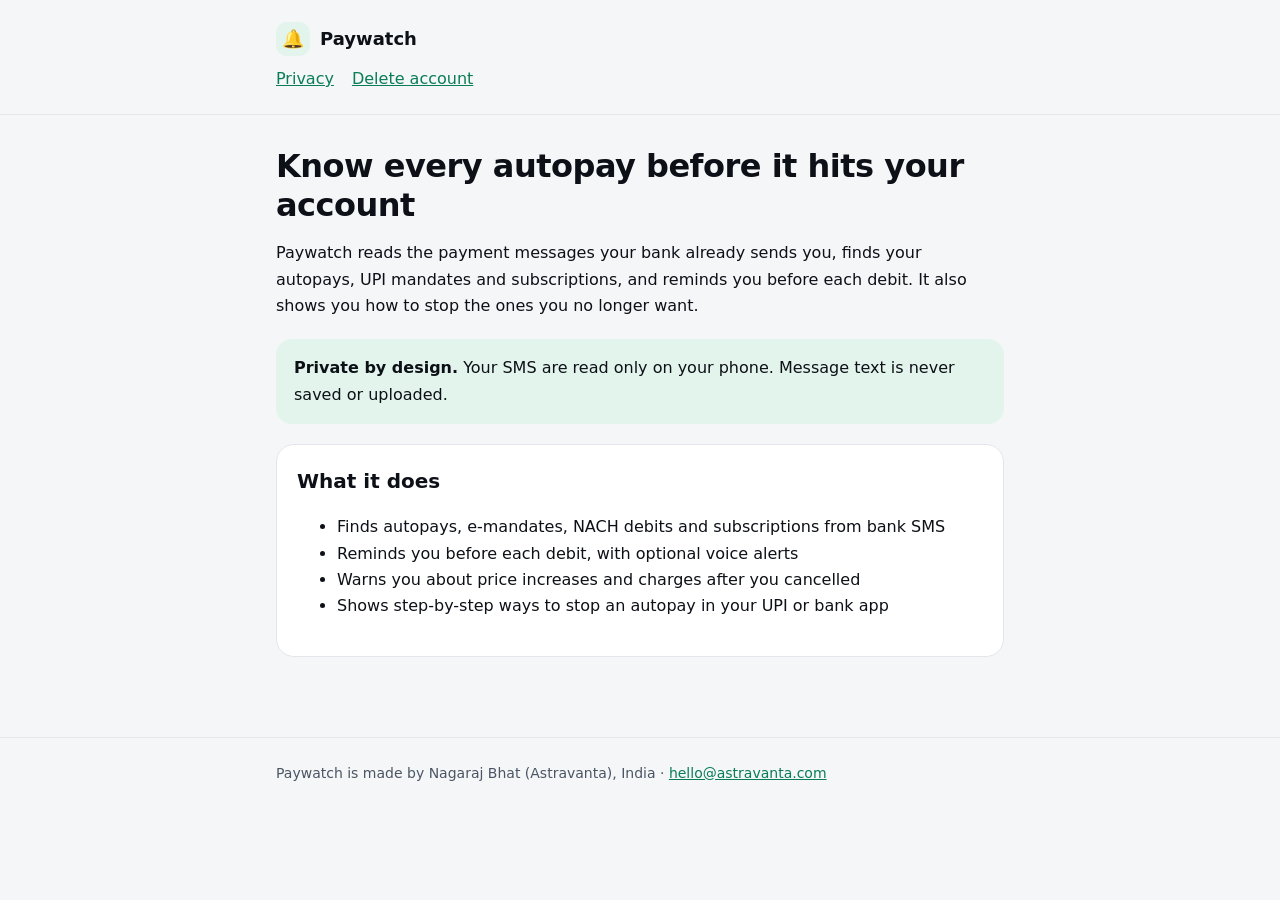
<file: index.html>
<!doctype html>
<html lang="en">
<head>
<meta charset="utf-8">
<meta name="viewport" content="width=device-width, initial-scale=1">
<title>Paywatch · Autopay alerts</title>
<meta name="description" content="Paywatch finds every autopay and subscription in your bank SMS and reminds you before money leaves your account.">
<link rel="stylesheet" href="styles.css">
</head>
<body>
<header><div class="wrap"><a class="brand" href="./"><span>🔔</span>Paywatch</a><nav><a href="privacy.html">Privacy</a><a href="delete-account.html">Delete account</a></nav></div></header>
<main><div class="wrap">
<h1>Know every autopay before it hits your account</h1>
<p>Paywatch reads the payment messages your bank already sends you, finds your autopays, UPI mandates and subscriptions, and reminds you before each debit. It also shows you how to stop the ones you no longer want.</p>
<div class="callout"><b>Private by design.</b> Your SMS are read only on your phone. Message text is never saved or uploaded.</div>
<div class="card">
<h2 style="margin-top:0">What it does</h2>
<ul>
<li>Finds autopays, e-mandates, NACH debits and subscriptions from bank SMS</li>
<li>Reminds you before each debit, with optional voice alerts</li>
<li>Warns you about price increases and charges after you cancelled</li>
<li>Shows step-by-step ways to stop an autopay in your UPI or bank app</li>
</ul>
</div>
</div></main>
<footer><div class="wrap">Paywatch is made by Nagaraj Bhat (Astravanta), India · <a href="mailto:hello@astravanta.com">hello@astravanta.com</a></div></footer>
</body>
</html>
</file>
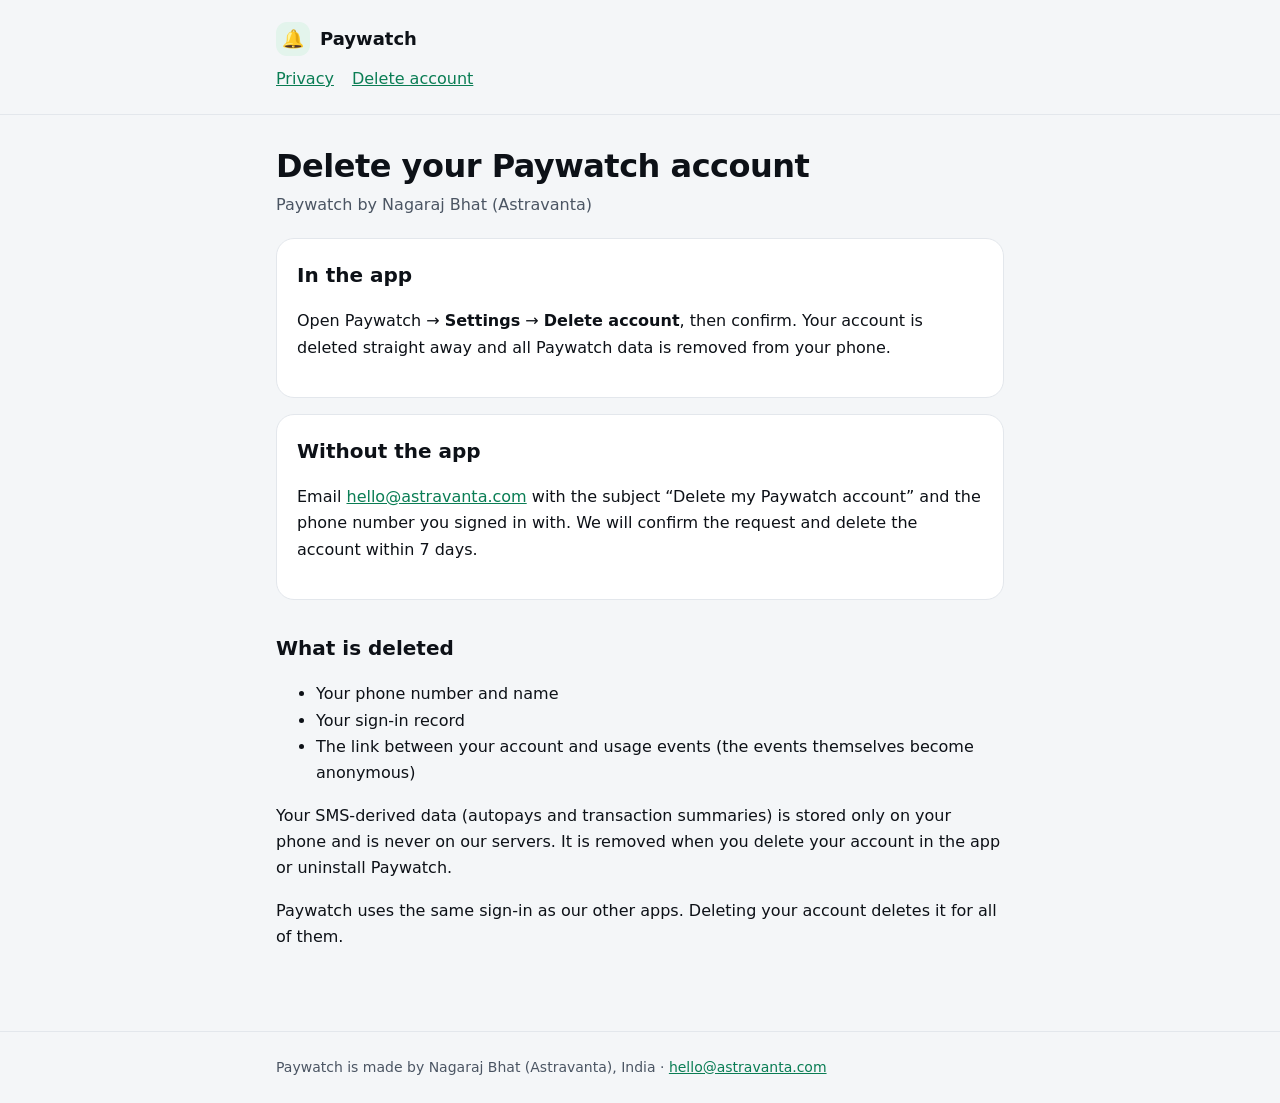
<file: delete-account.html>
<!doctype html>
<html lang="en">
<head>
<meta charset="utf-8">
<meta name="viewport" content="width=device-width, initial-scale=1">
<title>Delete your account · Paywatch</title>
<meta name="description" content="How to delete your Paywatch account and data.">
<link rel="stylesheet" href="styles.css">
</head>
<body>
<header><div class="wrap"><a class="brand" href="./"><span>🔔</span>Paywatch</a><nav><a href="privacy.html">Privacy</a><a href="delete-account.html">Delete account</a></nav></div></header>
<main><div class="wrap">
<h1>Delete your Paywatch account</h1>
<p class="updated">Paywatch by Nagaraj Bhat (Astravanta)</p>
<div class="card">
<h2 style="margin-top:0">In the app</h2>
<p>Open Paywatch → <b>Settings</b> → <b>Delete account</b>, then confirm. Your account is deleted straight away and all Paywatch data is removed from your phone.</p>
</div>
<div class="card">
<h2 style="margin-top:0">Without the app</h2>
<p>Email <a href="mailto:hello@astravanta.com?subject=Delete%20my%20Paywatch%20account">hello@astravanta.com</a> with the subject “Delete my Paywatch account” and the phone number you signed in with. We will confirm the request and delete the account within 7 days.</p>
</div>
<h2>What is deleted</h2>
<ul>
<li>Your phone number and name</li>
<li>Your sign-in record</li>
<li>The link between your account and usage events (the events themselves become anonymous)</li>
</ul>
<p>Your SMS-derived data (autopays and transaction summaries) is stored only on your phone and is never on our servers. It is removed when you delete your account in the app or uninstall Paywatch.</p>
<p>Paywatch uses the same sign-in as our other apps. Deleting your account deletes it for all of them.</p>
</div></main>
<footer><div class="wrap">Paywatch is made by Nagaraj Bhat (Astravanta), India · <a href="mailto:hello@astravanta.com">hello@astravanta.com</a></div></footer>
</body>
</html>
</file>
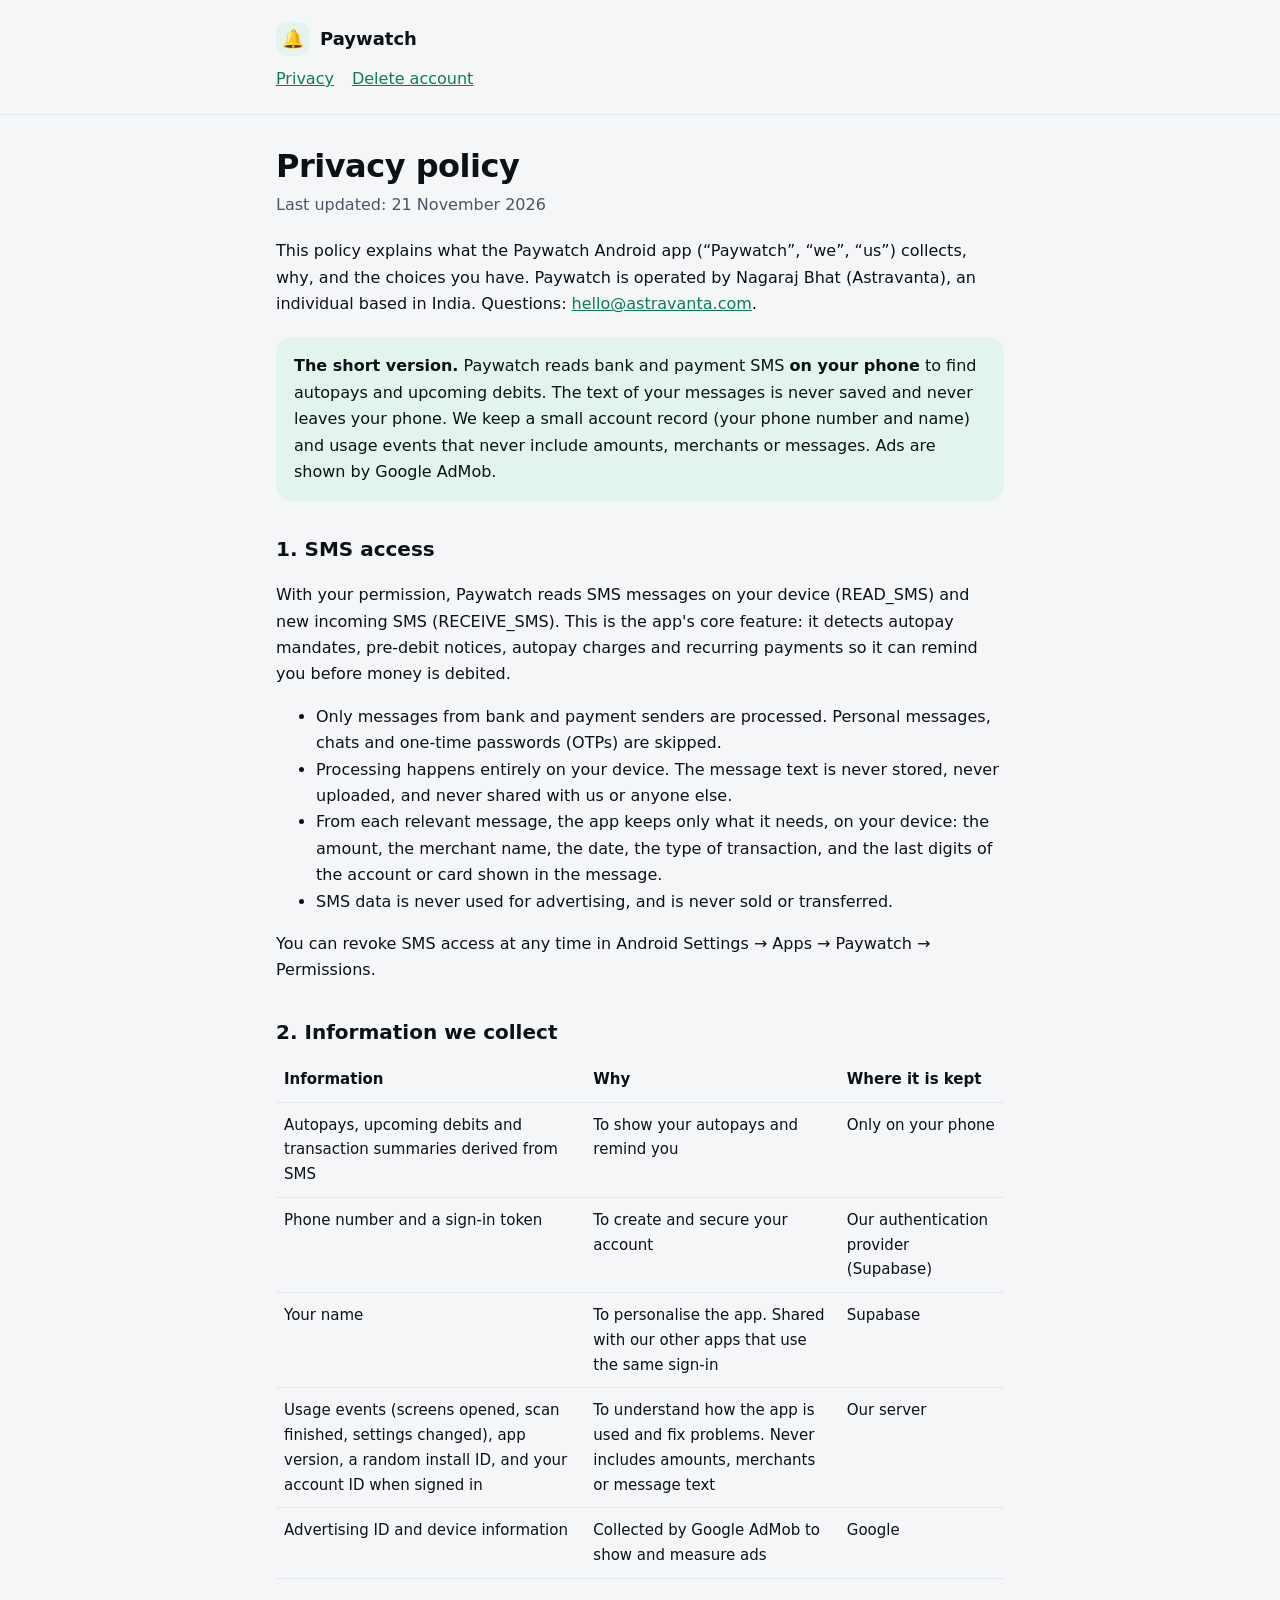
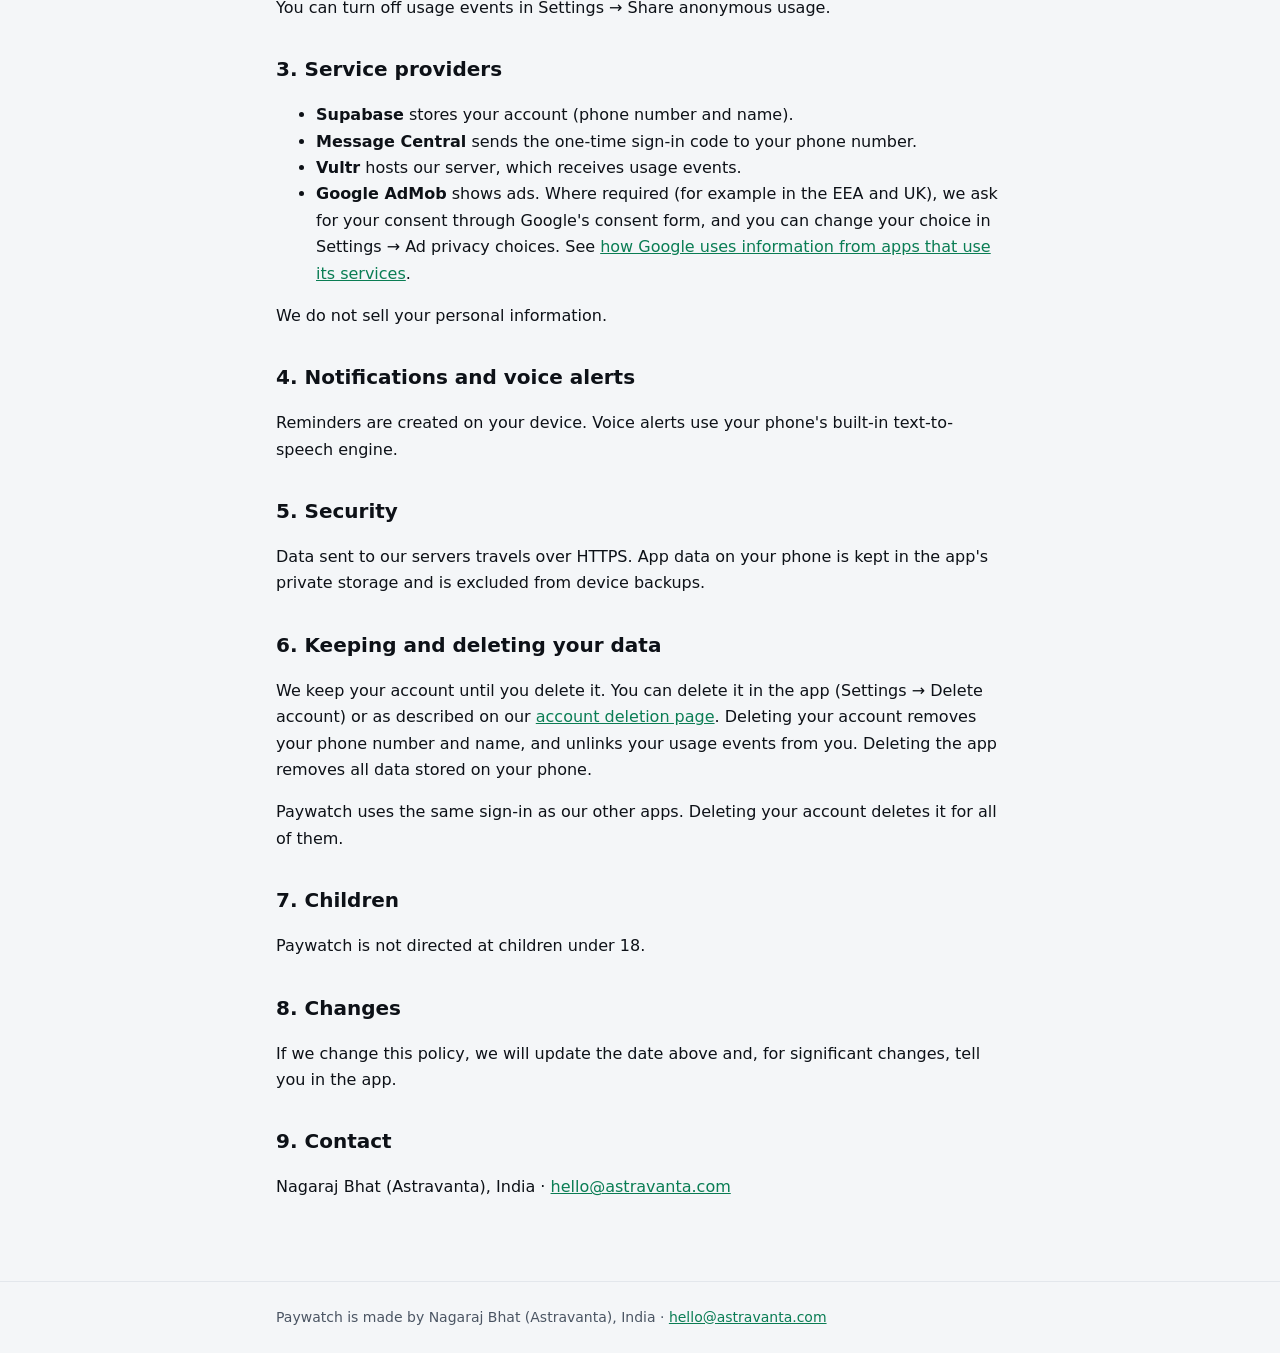
<file: privacy.html>
<!doctype html>
<html lang="en">
<head>
<meta charset="utf-8">
<meta name="viewport" content="width=device-width, initial-scale=1">
<title>Privacy policy · Paywatch</title>
<meta name="description" content="How Paywatch handles your data: what is read on your phone, what we store, who processes it, and how to delete it.">
<link rel="stylesheet" href="styles.css">
</head>
<body>
<header><div class="wrap"><a class="brand" href="./"><span>🔔</span>Paywatch</a><nav><a href="privacy.html">Privacy</a><a href="delete-account.html">Delete account</a></nav></div></header>
<main><div class="wrap">
<h1>Privacy policy</h1>
<p class="updated">Last updated: 21 November 2026</p>
<p>This policy explains what the Paywatch Android app (“Paywatch”, “we”, “us”) collects, why, and the choices you have. Paywatch is operated by Nagaraj Bhat (Astravanta), an individual based in India. Questions: <a href="mailto:hello@astravanta.com">hello@astravanta.com</a>.</p>

<div class="callout"><b>The short version.</b> Paywatch reads bank and payment SMS <b>on your phone</b> to find autopays and upcoming debits. The text of your messages is never saved and never leaves your phone. We keep a small account record (your phone number and name) and usage events that never include amounts, merchants or messages. Ads are shown by Google AdMob.</div>

<h2>1. SMS access</h2>
<p>With your permission, Paywatch reads SMS messages on your device (READ_SMS) and new incoming SMS (RECEIVE_SMS). This is the app's core feature: it detects autopay mandates, pre-debit notices, autopay charges and recurring payments so it can remind you before money is debited.</p>
<ul>
<li>Only messages from bank and payment senders are processed. Personal messages, chats and one-time passwords (OTPs) are skipped.</li>
<li>Processing happens entirely on your device. The message text is never stored, never uploaded, and never shared with us or anyone else.</li>
<li>From each relevant message, the app keeps only what it needs, on your device: the amount, the merchant name, the date, the type of transaction, and the last digits of the account or card shown in the message.</li>
<li>SMS data is never used for advertising, and is never sold or transferred.</li>
</ul>
<p>You can revoke SMS access at any time in Android Settings → Apps → Paywatch → Permissions.</p>

<h2>2. Information we collect</h2>
<div class="tablewrap"><table>
<thead><tr><th>Information</th><th>Why</th><th>Where it is kept</th></tr></thead>
<tbody>
<tr><td>Autopays, upcoming debits and transaction summaries derived from SMS</td><td>To show your autopays and remind you</td><td>Only on your phone</td></tr>
<tr><td>Phone number and a sign-in token</td><td>To create and secure your account</td><td>Our authentication provider (Supabase)</td></tr>
<tr><td>Your name</td><td>To personalise the app. Shared with our other apps that use the same sign-in</td><td>Supabase</td></tr>
<tr><td>Usage events (screens opened, scan finished, settings changed), app version, a random install ID, and your account ID when signed in</td><td>To understand how the app is used and fix problems. Never includes amounts, merchants or message text</td><td>Our server</td></tr>
<tr><td>Advertising ID and device information</td><td>Collected by Google AdMob to show and measure ads</td><td>Google</td></tr>
</tbody></table></div>
<p>You can turn off usage events in Settings → Share anonymous usage.</p>

<h2>3. Service providers</h2>
<ul>
<li><b>Supabase</b> stores your account (phone number and name).</li>
<li><b>Message Central</b> sends the one-time sign-in code to your phone number.</li>
<li><b>Vultr</b> hosts our server, which receives usage events.</li>
<li><b>Google AdMob</b> shows ads. Where required (for example in the EEA and UK), we ask for your consent through Google's consent form, and you can change your choice in Settings → Ad privacy choices. See <a href="https://policies.google.com/technologies/partner-sites">how Google uses information from apps that use its services</a>.</li>
</ul>
<p>We do not sell your personal information.</p>

<h2>4. Notifications and voice alerts</h2>
<p>Reminders are created on your device. Voice alerts use your phone's built-in text-to-speech engine.</p>

<h2>5. Security</h2>
<p>Data sent to our servers travels over HTTPS. App data on your phone is kept in the app's private storage and is excluded from device backups.</p>

<h2>6. Keeping and deleting your data</h2>
<p>We keep your account until you delete it. You can delete it in the app (Settings → Delete account) or as described on our <a href="delete-account.html">account deletion page</a>. Deleting your account removes your phone number and name, and unlinks your usage events from you. Deleting the app removes all data stored on your phone.</p>
<p>Paywatch uses the same sign-in as our other apps. Deleting your account deletes it for all of them.</p>

<h2>7. Children</h2>
<p>Paywatch is not directed at children under 18.</p>

<h2>8. Changes</h2>
<p>If we change this policy, we will update the date above and, for significant changes, tell you in the app.</p>

<h2>9. Contact</h2>
<p>Nagaraj Bhat (Astravanta), India · <a href="mailto:hello@astravanta.com">hello@astravanta.com</a></p>
</div></main>
<footer><div class="wrap">Paywatch is made by Nagaraj Bhat (Astravanta), India · <a href="mailto:hello@astravanta.com">hello@astravanta.com</a></div></footer>
</body>
</html>
</file>
<file: styles.css>
:root { --bg:#f4f6f8; --surface:#fff; --text:#0d1117; --dim:#4b5563; --line:#e3e7ec; --accent:#0a7d54; --accent-soft:#e3f4ec; }
@media (prefers-color-scheme: dark) { :root { --bg:#0a0e13; --surface:#121820; --text:#eef2f6; --dim:#9aa6b4; --line:#1f2832; --accent:#52e3a4; --accent-soft:#12291f; } }
* { box-sizing: border-box; }
body { margin:0; background:var(--bg); color:var(--text); font:16px/1.65 system-ui,-apple-system,"Segoe UI",Roboto,sans-serif; }
.wrap { max-width:760px; margin:0 auto; padding:0 16px; }
header { padding:22px 0; border-bottom:1px solid var(--line); }
.brand { display:flex; align-items:center; gap:10px; color:var(--text); text-decoration:none; font-weight:700; font-size:18px; }
.brand span { width:34px; height:34px; border-radius:11px; background:var(--accent-soft); display:grid; place-items:center; font-size:18px; }
nav { display:flex; gap:18px; margin-top:10px; flex-wrap:wrap; }
a { color:var(--accent); }
main { padding:32px 0 64px; }
h1 { font-size:32px; line-height:1.2; margin:0 0 6px; letter-spacing:-0.5px; }
h2 { font-size:20px; margin:32px 0 8px; }
.updated { color:var(--dim); margin:0 0 20px; }
.callout { background:var(--accent-soft); border-radius:16px; padding:16px 18px; margin:20px 0; }
.card { background:var(--surface); border:1px solid var(--line); border-radius:18px; padding:20px; margin:16px 0; }
.tablewrap { overflow-x:auto; }
table { width:100%; border-collapse:collapse; font-size:15px; }
th, td { text-align:left; padding:10px 8px; border-bottom:1px solid var(--line); vertical-align:top; }
footer { color:var(--dim); font-size:14px; padding:24px 0; border-top:1px solid var(--line); }
</file>
